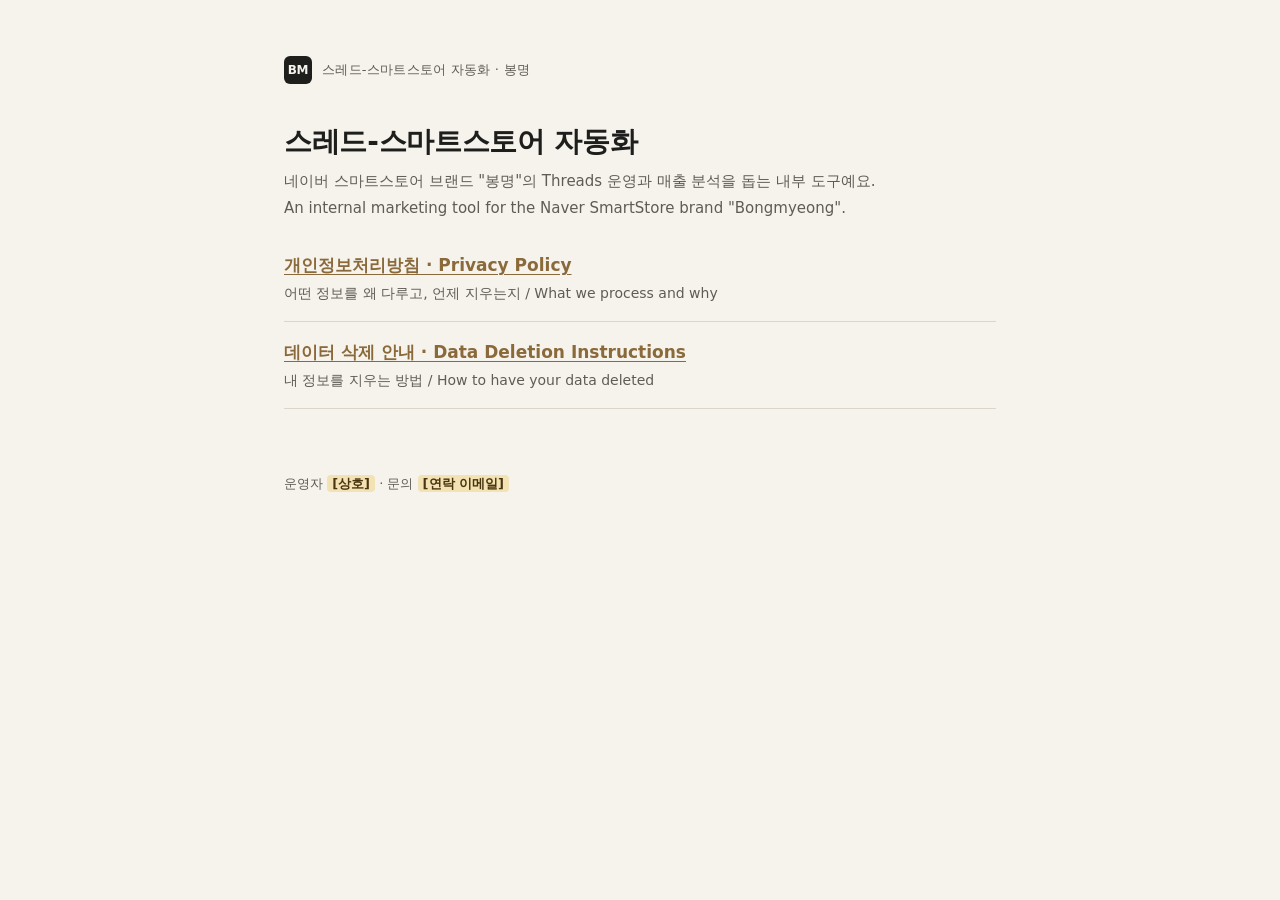
<file: index.html>
<!doctype html>
<html lang="ko">
<head>
<meta charset="utf-8">
<meta name="viewport" content="width=device-width, initial-scale=1">
<title>스레드-스마트스토어 자동화 · 봉명</title>
<link rel="stylesheet" href="site.css">
</head>
<body>
<main class="page">
  <div class="brand"><span class="brand-mark" aria-hidden="true">BM</span><span>스레드-스마트스토어 자동화 · 봉명</span></div>

  <h1>스레드-스마트스토어 자동화</h1>
  <p class="lede">
    네이버 스마트스토어 브랜드 "봉명"의 Threads 운영과 매출 분석을 돕는 내부 도구예요.<br>
    <span lang="en">An internal marketing tool for the Naver SmartStore brand "Bongmyeong".</span>
  </p>

  <ul class="links">
    <li>
      <a href="privacy.html">개인정보처리방침 · Privacy Policy</a>
      <span>어떤 정보를 왜 다루고, 언제 지우는지 / What we process and why</span>
    </li>
    <li>
      <a href="data-deletion.html">데이터 삭제 안내 · Data Deletion Instructions</a>
      <span>내 정보를 지우는 방법 / How to have your data deleted</span>
    </li>
  </ul>

  <footer>
    운영자 <mark class="todo">[상호]</mark> · 문의 <mark class="todo">[연락 이메일]</mark>
  </footer>
</main>
</body>
</html>
</file>
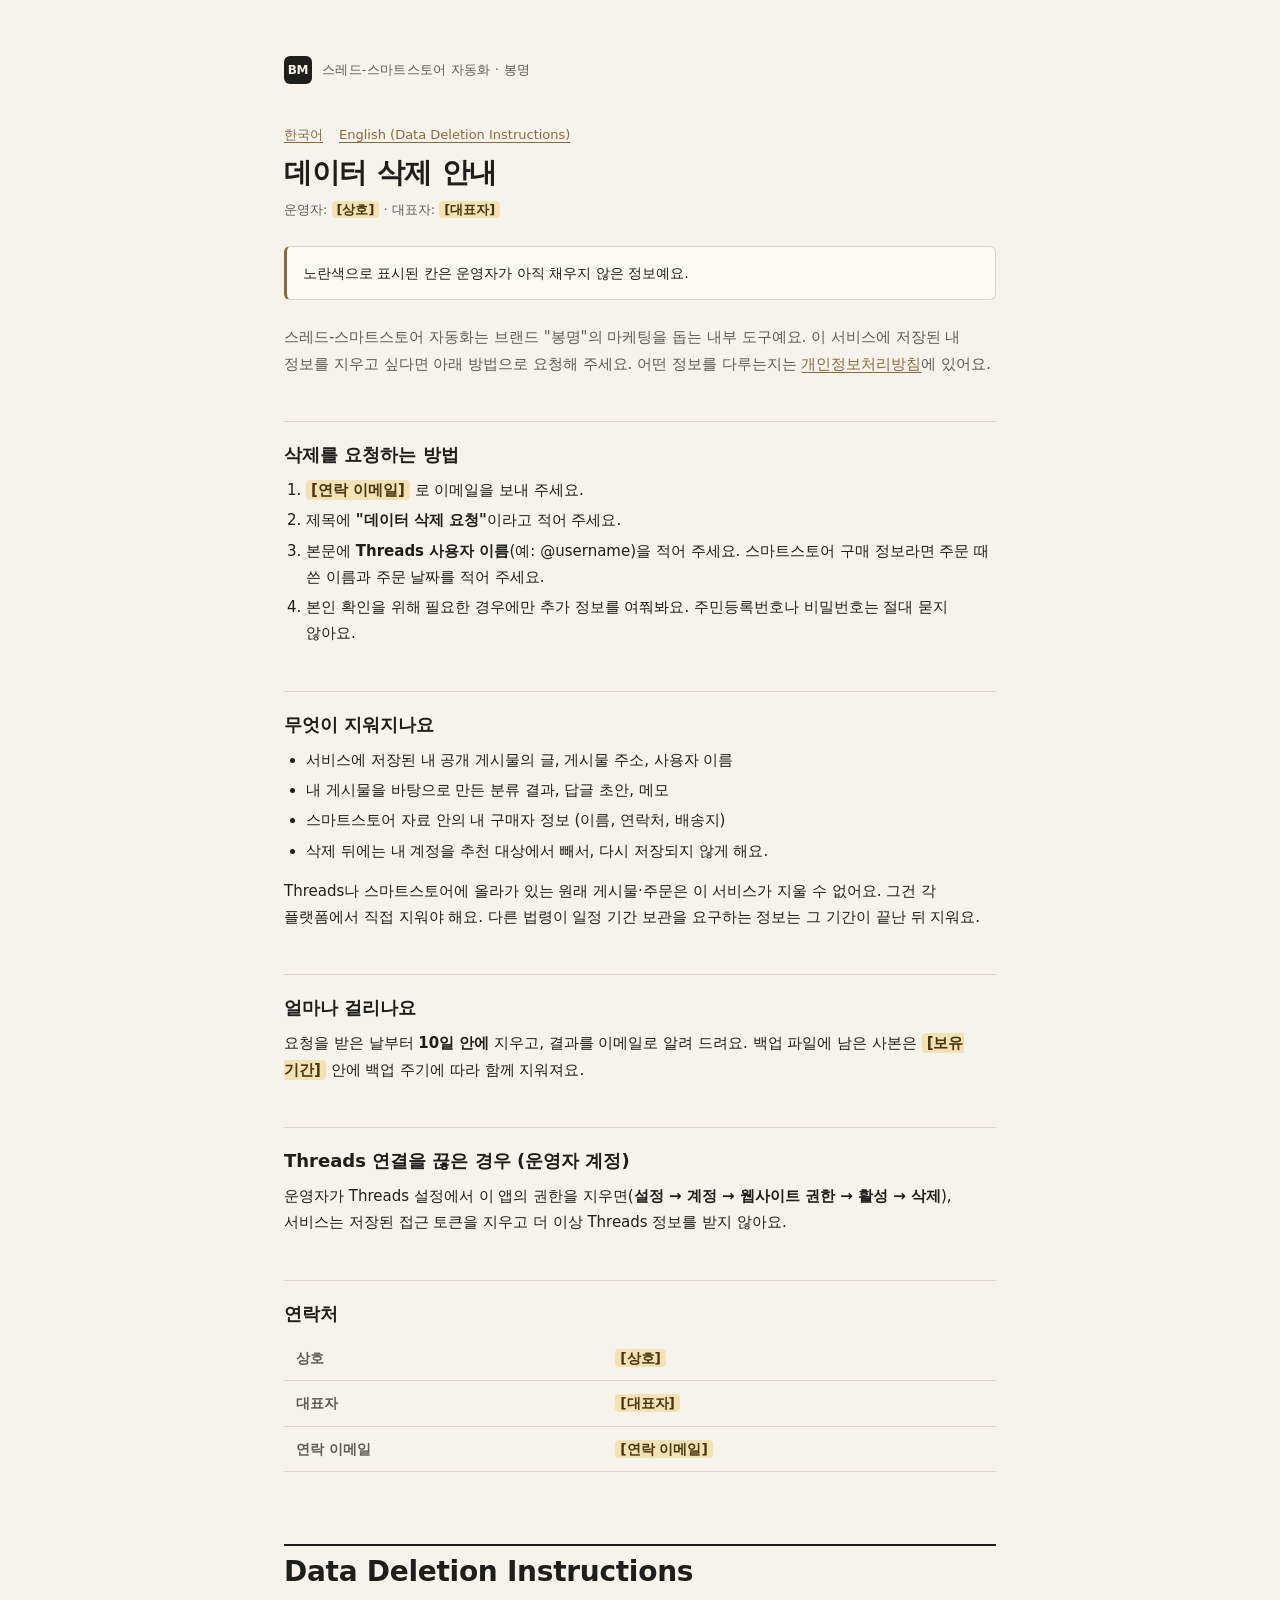
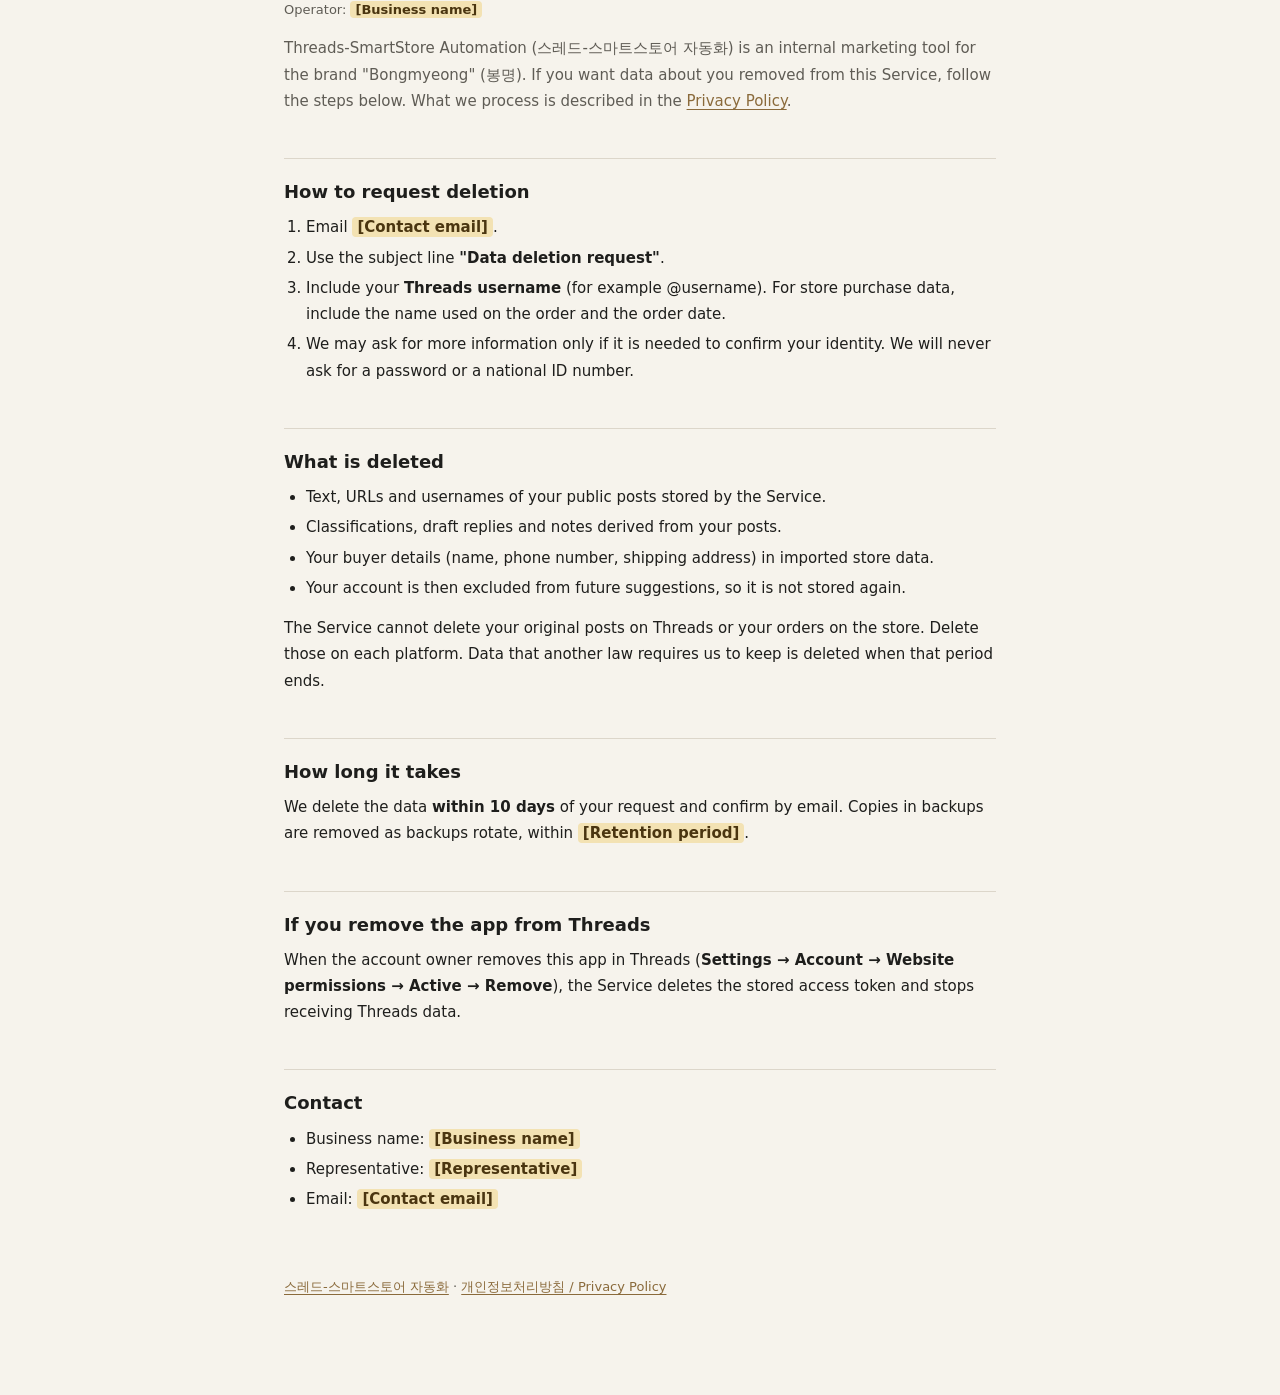
<file: data-deletion.html>
<!doctype html>
<html lang="ko">
<head>
<meta charset="utf-8">
<meta name="viewport" content="width=device-width, initial-scale=1">
<meta name="robots" content="index, follow">
<title>데이터 삭제 안내 · 스레드-스마트스토어 자동화 (봉명)</title>
<link rel="stylesheet" href="site.css">
</head>
<body>
<main class="page">
  <div class="brand"><span class="brand-mark" aria-hidden="true">BM</span><span>스레드-스마트스토어 자동화 · 봉명</span></div>

  <nav class="lang-switch" aria-label="언어 / Language">
    <a href="#ko">한국어</a>
    <a href="#en">English (Data Deletion Instructions)</a>
  </nav>

  <article id="ko">
    <h1>데이터 삭제 안내</h1>
    <p class="meta">운영자: <mark class="todo">[상호]</mark> · 대표자: <mark class="todo">[대표자]</mark></p>

    <p class="notice">
      노란색으로 표시된 칸은 운영자가 아직 채우지 않은 정보예요.
    </p>

    <p class="lede">
      스레드-스마트스토어 자동화는 브랜드 "봉명"의 마케팅을 돕는 내부 도구예요. 이 서비스에 저장된 내 정보를 지우고 싶다면 아래 방법으로 요청해 주세요.
      어떤 정보를 다루는지는 <a href="privacy.html">개인정보처리방침</a>에 있어요.
    </p>

    <h2>삭제를 요청하는 방법</h2>
    <ol>
      <li><mark class="todo">[연락 이메일]</mark> 로 이메일을 보내 주세요.</li>
      <li>제목에 <strong>"데이터 삭제 요청"</strong>이라고 적어 주세요.</li>
      <li>본문에 <strong>Threads 사용자 이름</strong>(예: @username)을 적어 주세요. 스마트스토어 구매 정보라면 주문 때 쓴 이름과 주문 날짜를 적어 주세요.</li>
      <li>본인 확인을 위해 필요한 경우에만 추가 정보를 여쭤봐요. 주민등록번호나 비밀번호는 절대 묻지 않아요.</li>
    </ol>

    <h2>무엇이 지워지나요</h2>
    <ul>
      <li>서비스에 저장된 내 공개 게시물의 글, 게시물 주소, 사용자 이름</li>
      <li>내 게시물을 바탕으로 만든 분류 결과, 답글 초안, 메모</li>
      <li>스마트스토어 자료 안의 내 구매자 정보 (이름, 연락처, 배송지)</li>
      <li>삭제 뒤에는 내 계정을 추천 대상에서 빼서, 다시 저장되지 않게 해요.</li>
    </ul>
    <p>Threads나 스마트스토어에 올라가 있는 원래 게시물·주문은 이 서비스가 지울 수 없어요. 그건 각 플랫폼에서 직접 지워야 해요.
      다른 법령이 일정 기간 보관을 요구하는 정보는 그 기간이 끝난 뒤 지워요.</p>

    <h2>얼마나 걸리나요</h2>
    <p>요청을 받은 날부터 <strong>10일 안에</strong> 지우고, 결과를 이메일로 알려 드려요. 백업 파일에 남은 사본은 <mark class="todo">[보유 기간]</mark> 안에 백업 주기에 따라 함께 지워져요.</p>

    <h2>Threads 연결을 끊은 경우 (운영자 계정)</h2>
    <p>운영자가 Threads 설정에서 이 앱의 권한을 지우면(<strong>설정 → 계정 → 웹사이트 권한 → 활성 → 삭제</strong>), 서비스는 저장된 접근 토큰을 지우고 더 이상 Threads 정보를 받지 않아요.</p>

    <h2>연락처</h2>
    <table>
      <tbody>
        <tr><th scope="row">상호</th><td><mark class="todo">[상호]</mark></td></tr>
        <tr><th scope="row">대표자</th><td><mark class="todo">[대표자]</mark></td></tr>
        <tr><th scope="row">연락 이메일</th><td><mark class="todo">[연락 이메일]</mark></td></tr>
      </tbody>
    </table>
  </article>

  <section id="en" lang="en">
    <h1>Data Deletion Instructions</h1>
    <p class="meta">Operator: <mark class="todo">[Business name]</mark></p>

    <p class="lede">
      Threads-SmartStore Automation (스레드-스마트스토어 자동화) is an internal marketing tool for the brand "Bongmyeong" (봉명). If you want data about you removed from this Service, follow the steps below. What we process is described in the <a href="privacy.html#en">Privacy Policy</a>.
    </p>

    <h2>How to request deletion</h2>
    <ol>
      <li>Email <mark class="todo">[Contact email]</mark>.</li>
      <li>Use the subject line <strong>"Data deletion request"</strong>.</li>
      <li>Include your <strong>Threads username</strong> (for example @username). For store purchase data, include the name used on the order and the order date.</li>
      <li>We may ask for more information only if it is needed to confirm your identity. We will never ask for a password or a national ID number.</li>
    </ol>

    <h2>What is deleted</h2>
    <ul>
      <li>Text, URLs and usernames of your public posts stored by the Service.</li>
      <li>Classifications, draft replies and notes derived from your posts.</li>
      <li>Your buyer details (name, phone number, shipping address) in imported store data.</li>
      <li>Your account is then excluded from future suggestions, so it is not stored again.</li>
    </ul>
    <p>The Service cannot delete your original posts on Threads or your orders on the store. Delete those on each platform. Data that another law requires us to keep is deleted when that period ends.</p>

    <h2>How long it takes</h2>
    <p>We delete the data <strong>within 10 days</strong> of your request and confirm by email. Copies in backups are removed as backups rotate, within <mark class="todo">[Retention period]</mark>.</p>

    <h2>If you remove the app from Threads</h2>
    <p>When the account owner removes this app in Threads (<strong>Settings → Account → Website permissions → Active → Remove</strong>), the Service deletes the stored access token and stops receiving Threads data.</p>

    <h2>Contact</h2>
    <ul>
      <li>Business name: <mark class="todo">[Business name]</mark></li>
      <li>Representative: <mark class="todo">[Representative]</mark></li>
      <li>Email: <mark class="todo">[Contact email]</mark></li>
    </ul>
  </section>

  <footer>
    <a href="index.html">스레드-스마트스토어 자동화</a> · <a href="privacy.html">개인정보처리방침 / Privacy Policy</a>
  </footer>
</main>
</body>
</html>
</file>
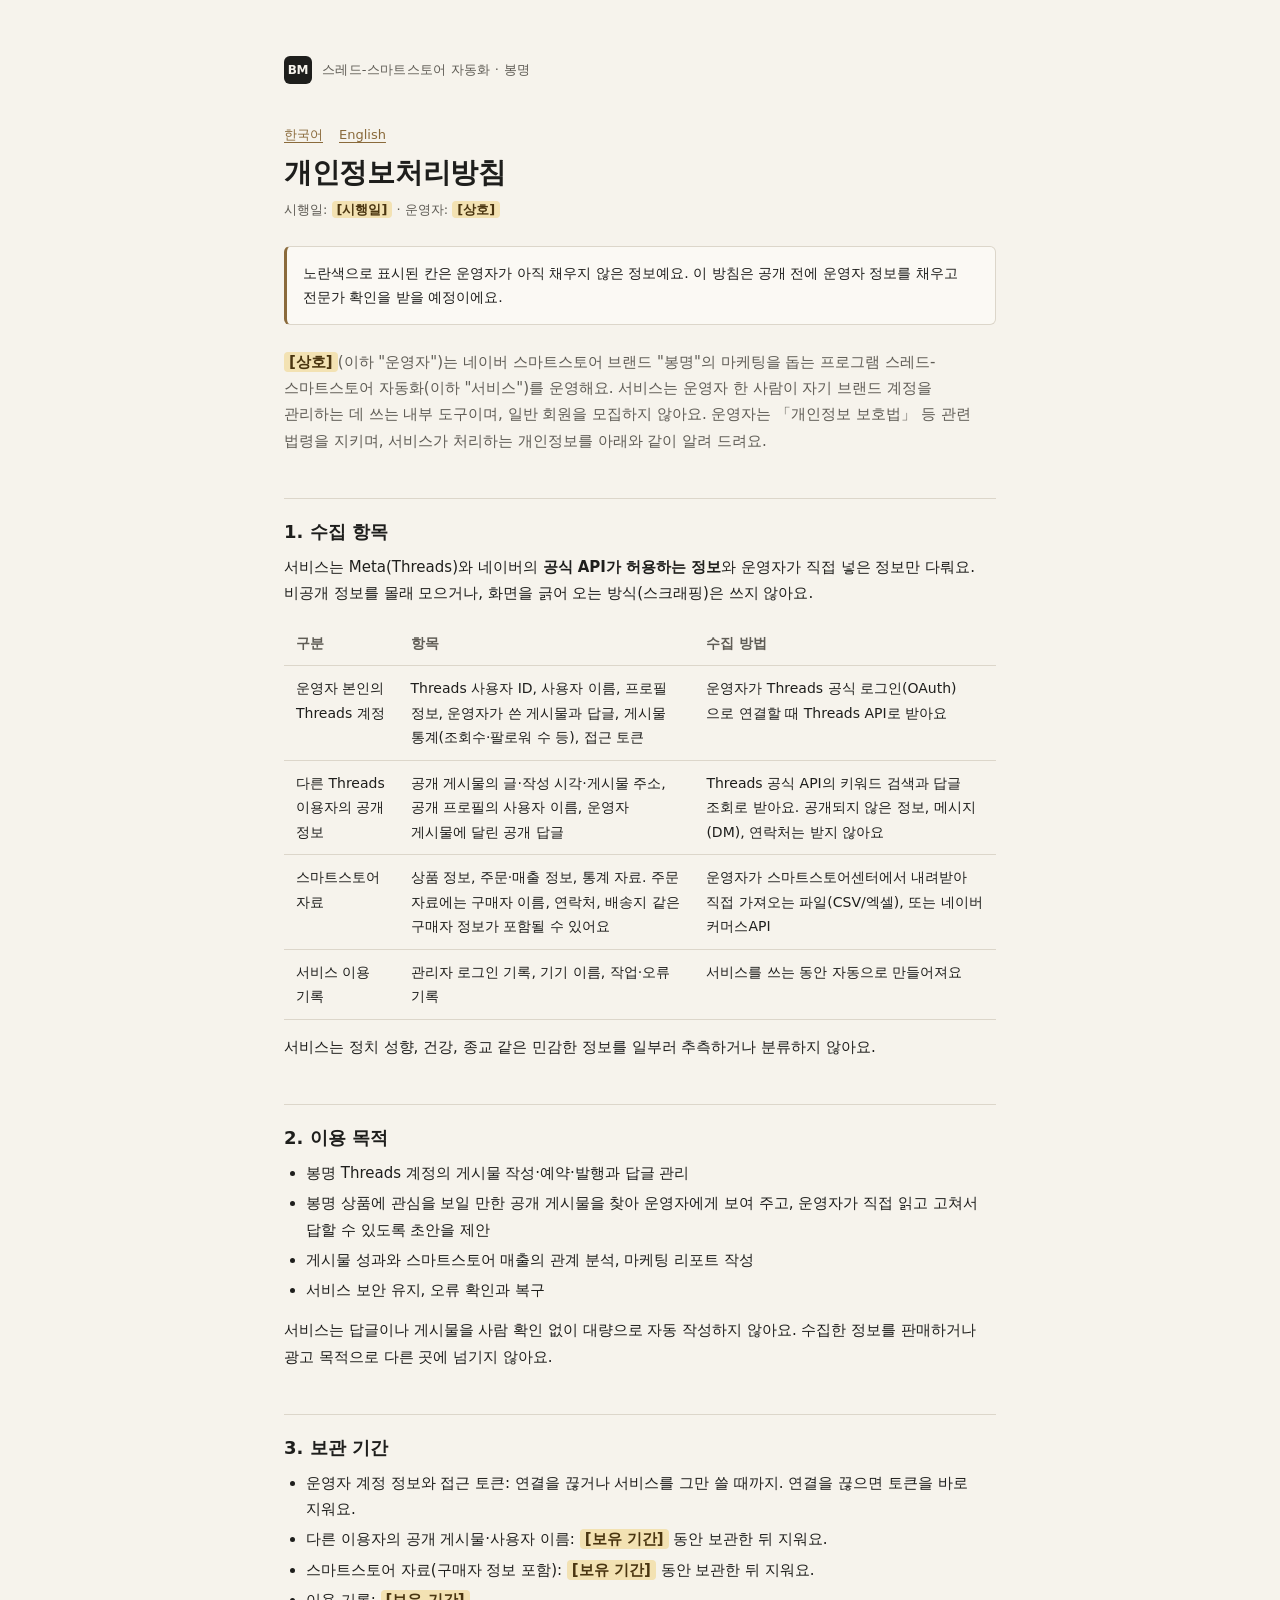
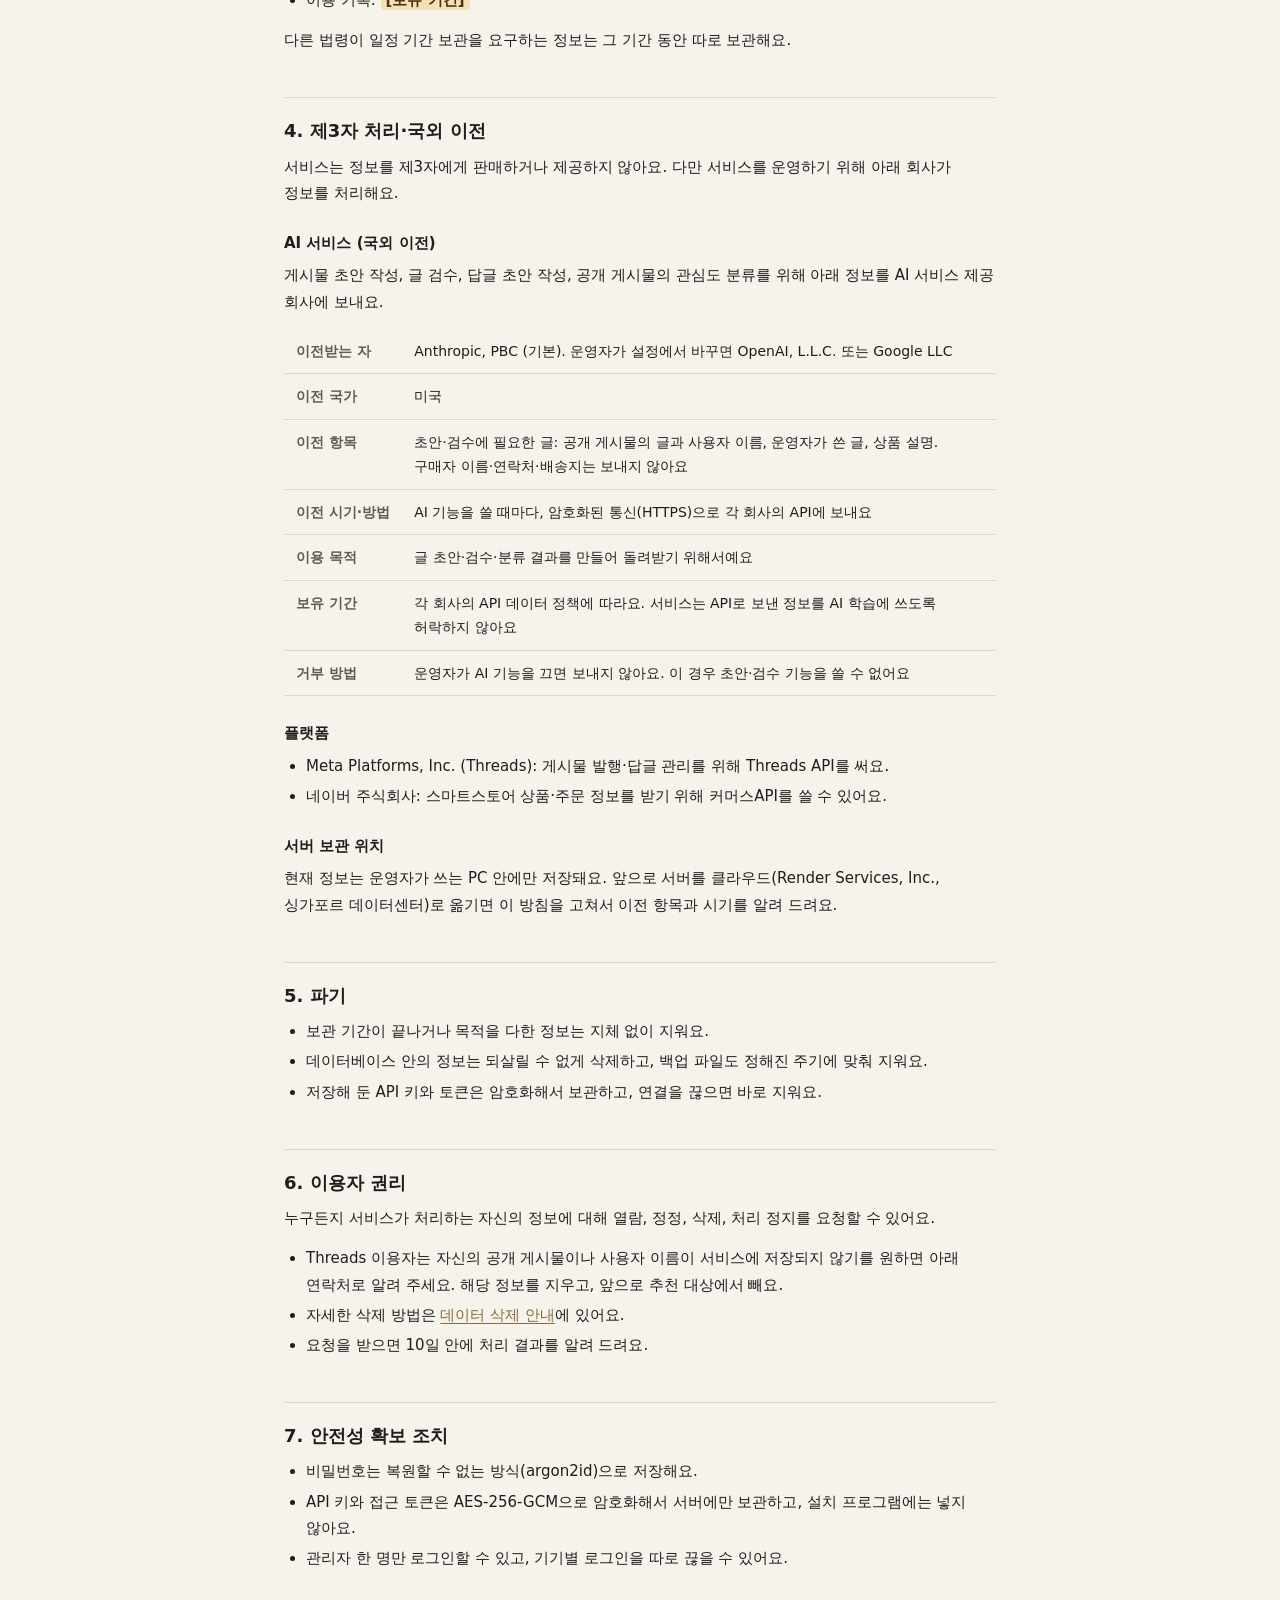
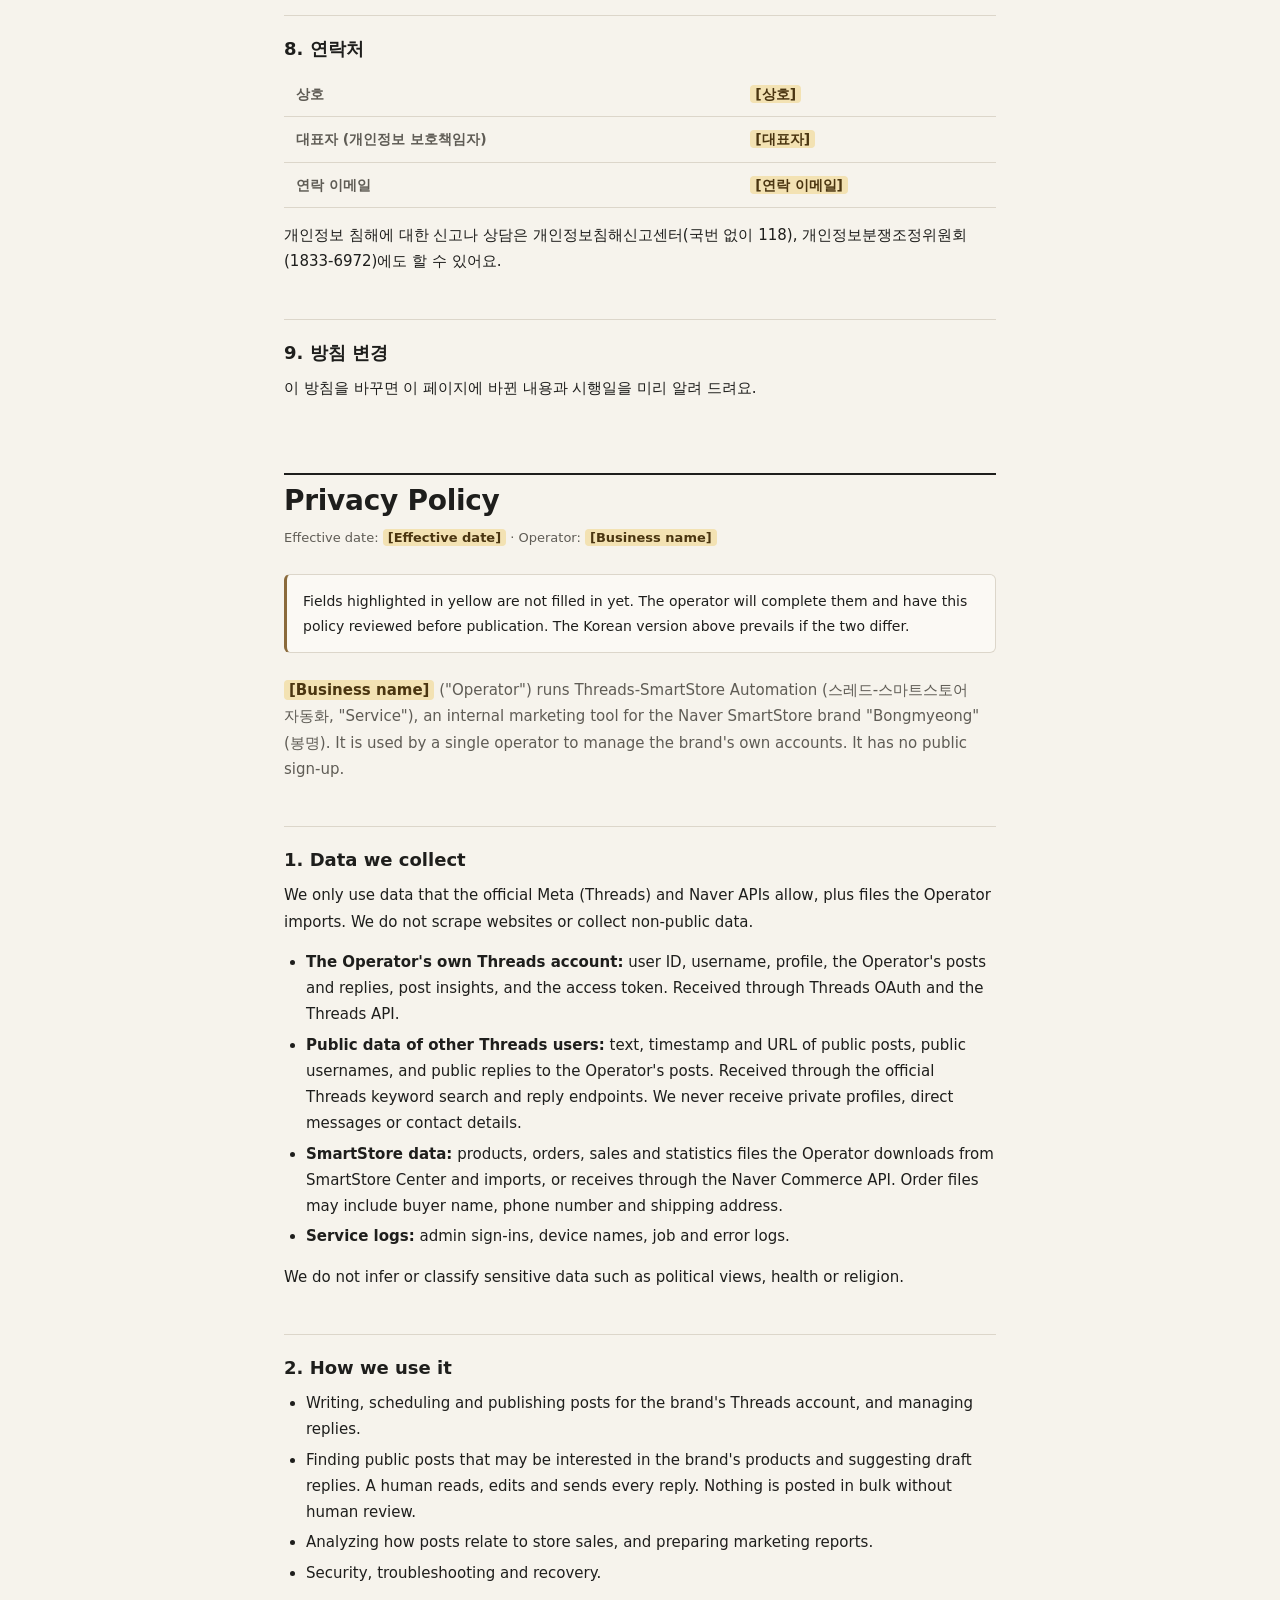
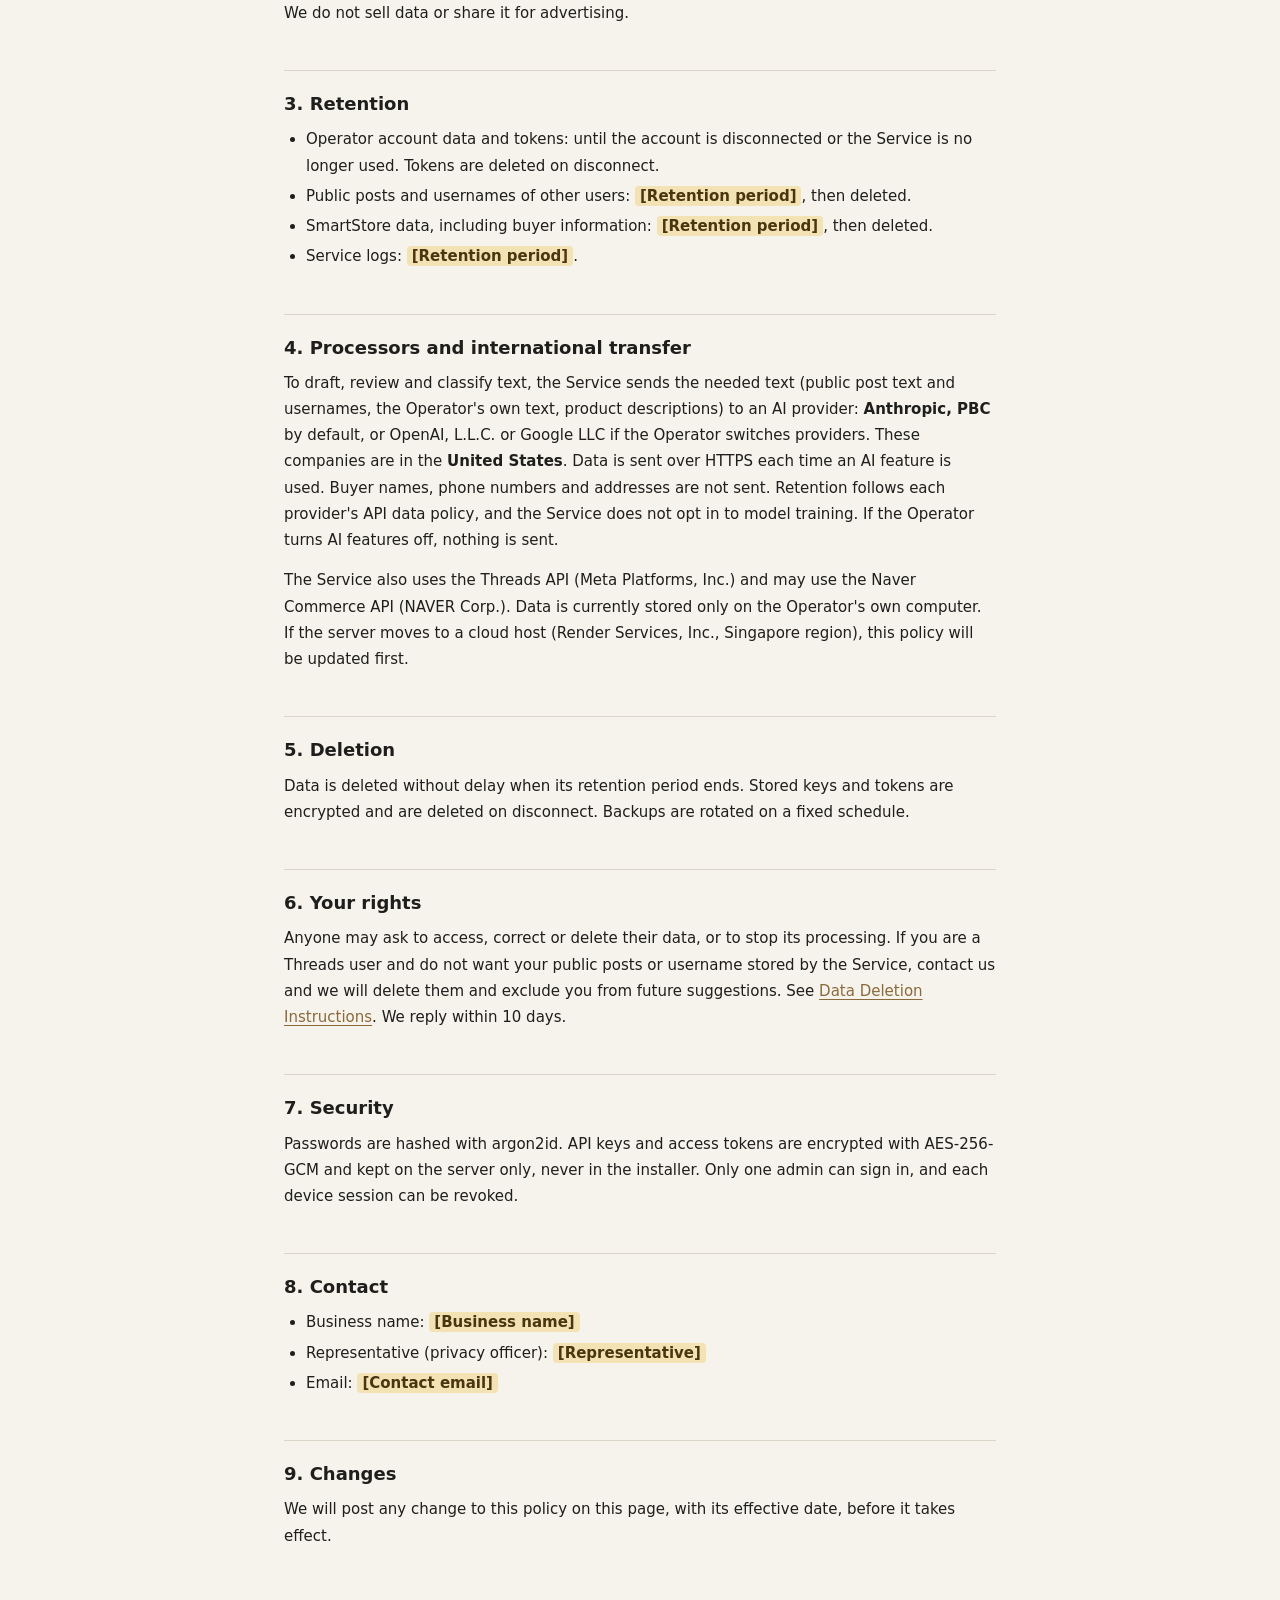
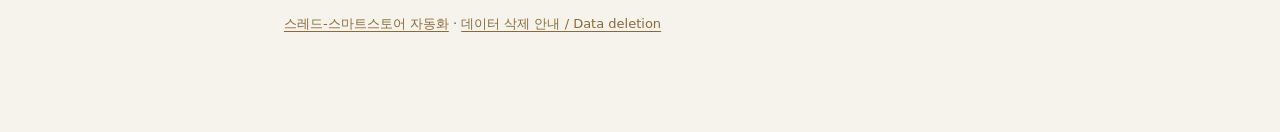
<file: privacy.html>
<!doctype html>
<html lang="ko">
<head>
<meta charset="utf-8">
<meta name="viewport" content="width=device-width, initial-scale=1">
<meta name="robots" content="index, follow">
<title>개인정보처리방침 · 스레드-스마트스토어 자동화 (봉명)</title>
<link rel="stylesheet" href="site.css">
</head>
<body>
<main class="page">
  <div class="brand"><span class="brand-mark" aria-hidden="true">BM</span><span>스레드-스마트스토어 자동화 · 봉명</span></div>

  <nav class="lang-switch" aria-label="언어 / Language">
    <a href="#ko">한국어</a>
    <a href="#en">English</a>
  </nav>

  <article id="ko">
    <h1>개인정보처리방침</h1>
    <p class="meta">시행일: <mark class="todo">[시행일]</mark> · 운영자: <mark class="todo">[상호]</mark></p>

    <p class="notice">
      노란색으로 표시된 칸은 운영자가 아직 채우지 않은 정보예요. 이 방침은 공개 전에 운영자 정보를 채우고 전문가 확인을 받을 예정이에요.
    </p>

    <p class="lede">
      <mark class="todo">[상호]</mark>(이하 "운영자")는 네이버 스마트스토어 브랜드 "봉명"의 마케팅을 돕는 프로그램 스레드-스마트스토어 자동화(이하 "서비스")를 운영해요.
      서비스는 운영자 한 사람이 자기 브랜드 계정을 관리하는 데 쓰는 내부 도구이며, 일반 회원을 모집하지 않아요.
      운영자는 「개인정보 보호법」 등 관련 법령을 지키며, 서비스가 처리하는 개인정보를 아래와 같이 알려 드려요.
    </p>

    <h2>1. 수집 항목</h2>
    <p>서비스는 Meta(Threads)와 네이버의 <strong>공식 API가 허용하는 정보</strong>와 운영자가 직접 넣은 정보만 다뤄요. 비공개 정보를 몰래 모으거나, 화면을 긁어 오는 방식(스크래핑)은 쓰지 않아요.</p>
    <table>
      <thead><tr><th scope="col">구분</th><th scope="col">항목</th><th scope="col">수집 방법</th></tr></thead>
      <tbody>
        <tr>
          <td>운영자 본인의 Threads 계정</td>
          <td>Threads 사용자 ID, 사용자 이름, 프로필 정보, 운영자가 쓴 게시물과 답글, 게시물 통계(조회수·팔로워 수 등), 접근 토큰</td>
          <td>운영자가 Threads 공식 로그인(OAuth)으로 연결할 때 Threads API로 받아요</td>
        </tr>
        <tr>
          <td>다른 Threads 이용자의 공개 정보</td>
          <td>공개 게시물의 글·작성 시각·게시물 주소, 공개 프로필의 사용자 이름, 운영자 게시물에 달린 공개 답글</td>
          <td>Threads 공식 API의 키워드 검색과 답글 조회로 받아요. 공개되지 않은 정보, 메시지(DM), 연락처는 받지 않아요</td>
        </tr>
        <tr>
          <td>스마트스토어 자료</td>
          <td>상품 정보, 주문·매출 정보, 통계 자료. 주문 자료에는 구매자 이름, 연락처, 배송지 같은 구매자 정보가 포함될 수 있어요</td>
          <td>운영자가 스마트스토어센터에서 내려받아 직접 가져오는 파일(CSV/엑셀), 또는 네이버 커머스API</td>
        </tr>
        <tr>
          <td>서비스 이용 기록</td>
          <td>관리자 로그인 기록, 기기 이름, 작업·오류 기록</td>
          <td>서비스를 쓰는 동안 자동으로 만들어져요</td>
        </tr>
      </tbody>
    </table>
    <p>서비스는 정치 성향, 건강, 종교 같은 민감한 정보를 일부러 추측하거나 분류하지 않아요.</p>

    <h2>2. 이용 목적</h2>
    <ul>
      <li>봉명 Threads 계정의 게시물 작성·예약·발행과 답글 관리</li>
      <li>봉명 상품에 관심을 보일 만한 공개 게시물을 찾아 운영자에게 보여 주고, 운영자가 직접 읽고 고쳐서 답할 수 있도록 초안을 제안</li>
      <li>게시물 성과와 스마트스토어 매출의 관계 분석, 마케팅 리포트 작성</li>
      <li>서비스 보안 유지, 오류 확인과 복구</li>
    </ul>
    <p>서비스는 답글이나 게시물을 사람 확인 없이 대량으로 자동 작성하지 않아요. 수집한 정보를 판매하거나 광고 목적으로 다른 곳에 넘기지 않아요.</p>

    <h2>3. 보관 기간</h2>
    <ul>
      <li>운영자 계정 정보와 접근 토큰: 연결을 끊거나 서비스를 그만 쓸 때까지. 연결을 끊으면 토큰을 바로 지워요.</li>
      <li>다른 이용자의 공개 게시물·사용자 이름: <mark class="todo">[보유 기간]</mark> 동안 보관한 뒤 지워요.</li>
      <li>스마트스토어 자료(구매자 정보 포함): <mark class="todo">[보유 기간]</mark> 동안 보관한 뒤 지워요.</li>
      <li>이용 기록: <mark class="todo">[보유 기간]</mark></li>
    </ul>
    <p>다른 법령이 일정 기간 보관을 요구하는 정보는 그 기간 동안 따로 보관해요.</p>

    <h2>4. 제3자 처리·국외 이전</h2>
    <p>서비스는 정보를 제3자에게 판매하거나 제공하지 않아요. 다만 서비스를 운영하기 위해 아래 회사가 정보를 처리해요.</p>

    <h3>AI 서비스 (국외 이전)</h3>
    <p>게시물 초안 작성, 글 검수, 답글 초안 작성, 공개 게시물의 관심도 분류를 위해 아래 정보를 AI 서비스 제공 회사에 보내요.</p>
    <table>
      <tbody>
        <tr><th scope="row">이전받는 자</th><td>Anthropic, PBC (기본). 운영자가 설정에서 바꾸면 OpenAI, L.L.C. 또는 Google LLC</td></tr>
        <tr><th scope="row">이전 국가</th><td>미국</td></tr>
        <tr><th scope="row">이전 항목</th><td>초안·검수에 필요한 글: 공개 게시물의 글과 사용자 이름, 운영자가 쓴 글, 상품 설명. 구매자 이름·연락처·배송지는 보내지 않아요</td></tr>
        <tr><th scope="row">이전 시기·방법</th><td>AI 기능을 쓸 때마다, 암호화된 통신(HTTPS)으로 각 회사의 API에 보내요</td></tr>
        <tr><th scope="row">이용 목적</th><td>글 초안·검수·분류 결과를 만들어 돌려받기 위해서예요</td></tr>
        <tr><th scope="row">보유 기간</th><td>각 회사의 API 데이터 정책에 따라요. 서비스는 API로 보낸 정보를 AI 학습에 쓰도록 허락하지 않아요</td></tr>
        <tr><th scope="row">거부 방법</th><td>운영자가 AI 기능을 끄면 보내지 않아요. 이 경우 초안·검수 기능을 쓸 수 없어요</td></tr>
      </tbody>
    </table>

    <h3>플랫폼</h3>
    <ul>
      <li>Meta Platforms, Inc. (Threads): 게시물 발행·답글 관리를 위해 Threads API를 써요.</li>
      <li>네이버 주식회사: 스마트스토어 상품·주문 정보를 받기 위해 커머스API를 쓸 수 있어요.</li>
    </ul>

    <h3>서버 보관 위치</h3>
    <p>현재 정보는 운영자가 쓰는 PC 안에만 저장돼요. 앞으로 서버를 클라우드(Render Services, Inc., 싱가포르 데이터센터)로 옮기면 이 방침을 고쳐서 이전 항목과 시기를 알려 드려요.</p>

    <h2>5. 파기</h2>
    <ul>
      <li>보관 기간이 끝나거나 목적을 다한 정보는 지체 없이 지워요.</li>
      <li>데이터베이스 안의 정보는 되살릴 수 없게 삭제하고, 백업 파일도 정해진 주기에 맞춰 지워요.</li>
      <li>저장해 둔 API 키와 토큰은 암호화해서 보관하고, 연결을 끊으면 바로 지워요.</li>
    </ul>

    <h2>6. 이용자 권리</h2>
    <p>누구든지 서비스가 처리하는 자신의 정보에 대해 열람, 정정, 삭제, 처리 정지를 요청할 수 있어요.</p>
    <ul>
      <li>Threads 이용자는 자신의 공개 게시물이나 사용자 이름이 서비스에 저장되지 않기를 원하면 아래 연락처로 알려 주세요. 해당 정보를 지우고, 앞으로 추천 대상에서 빼요.</li>
      <li>자세한 삭제 방법은 <a href="data-deletion.html">데이터 삭제 안내</a>에 있어요.</li>
      <li>요청을 받으면 10일 안에 처리 결과를 알려 드려요.</li>
    </ul>

    <h2>7. 안전성 확보 조치</h2>
    <ul>
      <li>비밀번호는 복원할 수 없는 방식(argon2id)으로 저장해요.</li>
      <li>API 키와 접근 토큰은 AES-256-GCM으로 암호화해서 서버에만 보관하고, 설치 프로그램에는 넣지 않아요.</li>
      <li>관리자 한 명만 로그인할 수 있고, 기기별 로그인을 따로 끊을 수 있어요.</li>
    </ul>

    <h2>8. 연락처</h2>
    <table>
      <tbody>
        <tr><th scope="row">상호</th><td><mark class="todo">[상호]</mark></td></tr>
        <tr><th scope="row">대표자 (개인정보 보호책임자)</th><td><mark class="todo">[대표자]</mark></td></tr>
        <tr><th scope="row">연락 이메일</th><td><mark class="todo">[연락 이메일]</mark></td></tr>
      </tbody>
    </table>
    <p>개인정보 침해에 대한 신고나 상담은 개인정보침해신고센터(국번 없이 118), 개인정보분쟁조정위원회(1833-6972)에도 할 수 있어요.</p>

    <h2>9. 방침 변경</h2>
    <p>이 방침을 바꾸면 이 페이지에 바뀐 내용과 시행일을 미리 알려 드려요.</p>
  </article>

  <section id="en" lang="en">
    <h1>Privacy Policy</h1>
    <p class="meta">Effective date: <mark class="todo">[Effective date]</mark> · Operator: <mark class="todo">[Business name]</mark></p>

    <p class="notice">
      Fields highlighted in yellow are not filled in yet. The operator will complete them and have this policy reviewed before publication. The Korean version above prevails if the two differ.
    </p>

    <p class="lede">
      <mark class="todo">[Business name]</mark> ("Operator") runs Threads-SmartStore Automation (스레드-스마트스토어 자동화, "Service"), an internal marketing tool for the Naver SmartStore brand "Bongmyeong" (봉명). It is used by a single operator to manage the brand's own accounts. It has no public sign-up.
    </p>

    <h2>1. Data we collect</h2>
    <p>We only use data that the official Meta (Threads) and Naver APIs allow, plus files the Operator imports. We do not scrape websites or collect non-public data.</p>
    <ul>
      <li><strong>The Operator's own Threads account:</strong> user ID, username, profile, the Operator's posts and replies, post insights, and the access token. Received through Threads OAuth and the Threads API.</li>
      <li><strong>Public data of other Threads users:</strong> text, timestamp and URL of public posts, public usernames, and public replies to the Operator's posts. Received through the official Threads keyword search and reply endpoints. We never receive private profiles, direct messages or contact details.</li>
      <li><strong>SmartStore data:</strong> products, orders, sales and statistics files the Operator downloads from SmartStore Center and imports, or receives through the Naver Commerce API. Order files may include buyer name, phone number and shipping address.</li>
      <li><strong>Service logs:</strong> admin sign-ins, device names, job and error logs.</li>
    </ul>
    <p>We do not infer or classify sensitive data such as political views, health or religion.</p>

    <h2>2. How we use it</h2>
    <ul>
      <li>Writing, scheduling and publishing posts for the brand's Threads account, and managing replies.</li>
      <li>Finding public posts that may be interested in the brand's products and suggesting draft replies. A human reads, edits and sends every reply. Nothing is posted in bulk without human review.</li>
      <li>Analyzing how posts relate to store sales, and preparing marketing reports.</li>
      <li>Security, troubleshooting and recovery.</li>
    </ul>
    <p>We do not sell data or share it for advertising.</p>

    <h2>3. Retention</h2>
    <ul>
      <li>Operator account data and tokens: until the account is disconnected or the Service is no longer used. Tokens are deleted on disconnect.</li>
      <li>Public posts and usernames of other users: <mark class="todo">[Retention period]</mark>, then deleted.</li>
      <li>SmartStore data, including buyer information: <mark class="todo">[Retention period]</mark>, then deleted.</li>
      <li>Service logs: <mark class="todo">[Retention period]</mark>.</li>
    </ul>

    <h2>4. Processors and international transfer</h2>
    <p>To draft, review and classify text, the Service sends the needed text (public post text and usernames, the Operator's own text, product descriptions) to an AI provider: <strong>Anthropic, PBC</strong> by default, or OpenAI, L.L.C. or Google LLC if the Operator switches providers. These companies are in the <strong>United States</strong>. Data is sent over HTTPS each time an AI feature is used. Buyer names, phone numbers and addresses are not sent. Retention follows each provider's API data policy, and the Service does not opt in to model training. If the Operator turns AI features off, nothing is sent.</p>
    <p>The Service also uses the Threads API (Meta Platforms, Inc.) and may use the Naver Commerce API (NAVER Corp.). Data is currently stored only on the Operator's own computer. If the server moves to a cloud host (Render Services, Inc., Singapore region), this policy will be updated first.</p>

    <h2>5. Deletion</h2>
    <p>Data is deleted without delay when its retention period ends. Stored keys and tokens are encrypted and are deleted on disconnect. Backups are rotated on a fixed schedule.</p>

    <h2>6. Your rights</h2>
    <p>Anyone may ask to access, correct or delete their data, or to stop its processing. If you are a Threads user and do not want your public posts or username stored by the Service, contact us and we will delete them and exclude you from future suggestions. See <a href="data-deletion.html#en">Data Deletion Instructions</a>. We reply within 10 days.</p>

    <h2>7. Security</h2>
    <p>Passwords are hashed with argon2id. API keys and access tokens are encrypted with AES-256-GCM and kept on the server only, never in the installer. Only one admin can sign in, and each device session can be revoked.</p>

    <h2>8. Contact</h2>
    <ul>
      <li>Business name: <mark class="todo">[Business name]</mark></li>
      <li>Representative (privacy officer): <mark class="todo">[Representative]</mark></li>
      <li>Email: <mark class="todo">[Contact email]</mark></li>
    </ul>

    <h2>9. Changes</h2>
    <p>We will post any change to this policy on this page, with its effective date, before it takes effect.</p>
  </section>

  <footer>
    <a href="index.html">스레드-스마트스토어 자동화</a> · <a href="data-deletion.html">데이터 삭제 안내 / Data deletion</a>
  </footer>
</main>
</body>
</html>
</file>
<file: site.css>
/*
 * Public pages (privacy policy, data deletion). Dependency-free: system fonts only and
 * no external requests. Same charcoal / ivory / bronze tokens as the app.
 */
:root {
  --bg: #f6f3ec;
  --surface: #fbf9f4;
  --fg: #1e1e1c;
  --muted: #5f5c55;
  --border: #dcd6ca;
  --accent: #8a6a3b;
  --todo-bg: #f3e2b3;
  --todo-fg: #4a3510;
  color-scheme: light dark;
}

@media (prefers-color-scheme: dark) {
  :root {
    --bg: #141413;
    --surface: #1b1b19;
    --fg: #efeadf;
    --muted: #a9a398;
    --border: #2f2e2a;
    --accent: #c2a26b;
    --todo-bg: #5a4720;
    --todo-fg: #fbefd3;
  }
}

* {
  box-sizing: border-box;
}

html {
  -webkit-text-size-adjust: 100%;
}

body {
  margin: 0;
  background: var(--bg);
  color: var(--fg);
  font-family:
    "Pretendard Variable", Pretendard, "Malgun Gothic", "Apple SD Gothic Neo", system-ui,
    -apple-system, "Segoe UI", sans-serif;
  font-size: 15px;
  line-height: 1.75;
  word-break: keep-all;
  overflow-wrap: anywhere;
}

.page {
  max-width: 760px;
  margin: 0 auto;
  padding: 56px 24px 96px;
}

.brand {
  display: flex;
  align-items: center;
  gap: 10px;
  margin-bottom: 40px;
  color: var(--muted);
  font-size: 13px;
  letter-spacing: 0.02em;
}

.brand-mark {
  display: inline-grid;
  place-items: center;
  width: 28px;
  height: 28px;
  border-radius: 6px;
  background: var(--fg);
  color: var(--bg);
  font-weight: 700;
  font-size: 12px;
  letter-spacing: -0.02em;
}

h1 {
  margin: 0 0 8px;
  font-size: 28px;
  line-height: 1.3;
  font-weight: 700;
  letter-spacing: -0.01em;
}

h2 {
  margin: 44px 0 10px;
  padding-top: 20px;
  border-top: 1px solid var(--border);
  font-size: 18px;
  line-height: 1.4;
  font-weight: 650;
}

h3 {
  margin: 24px 0 6px;
  font-size: 15px;
  font-weight: 650;
}

p,
ul,
ol,
table {
  margin: 0 0 14px;
}

ul,
ol {
  padding-left: 22px;
}

li + li {
  margin-top: 4px;
}

a {
  color: var(--accent);
  text-underline-offset: 3px;
}

.lede {
  color: var(--muted);
}

.meta {
  color: var(--muted);
  font-size: 13px;
}

.notice {
  margin: 24px 0;
  padding: 14px 16px;
  border: 1px solid var(--border);
  border-left: 3px solid var(--accent);
  border-radius: 6px;
  background: var(--surface);
  font-size: 14px;
}

table {
  width: 100%;
  border-collapse: collapse;
  font-size: 14px;
}

th,
td {
  padding: 10px 12px;
  border-bottom: 1px solid var(--border);
  text-align: left;
  vertical-align: top;
}

th {
  color: var(--muted);
  font-weight: 600;
  white-space: nowrap;
}

mark.todo {
  padding: 1px 5px;
  border-radius: 4px;
  background: var(--todo-bg);
  color: var(--todo-fg);
  font-weight: 600;
}

.lang-switch {
  display: flex;
  gap: 16px;
  margin: 0 0 8px;
  font-size: 13px;
}

.links {
  list-style: none;
  padding: 0;
}

.links li {
  margin: 0;
  padding: 16px 0;
  border-bottom: 1px solid var(--border);
}

.links a {
  font-size: 17px;
  font-weight: 600;
}

.links span {
  display: block;
  color: var(--muted);
  font-size: 14px;
}

section[lang="en"] {
  margin-top: 72px;
  padding-top: 8px;
  border-top: 2px solid var(--fg);
}

footer {
  margin-top: 64px;
  color: var(--muted);
  font-size: 13px;
}
</file>
